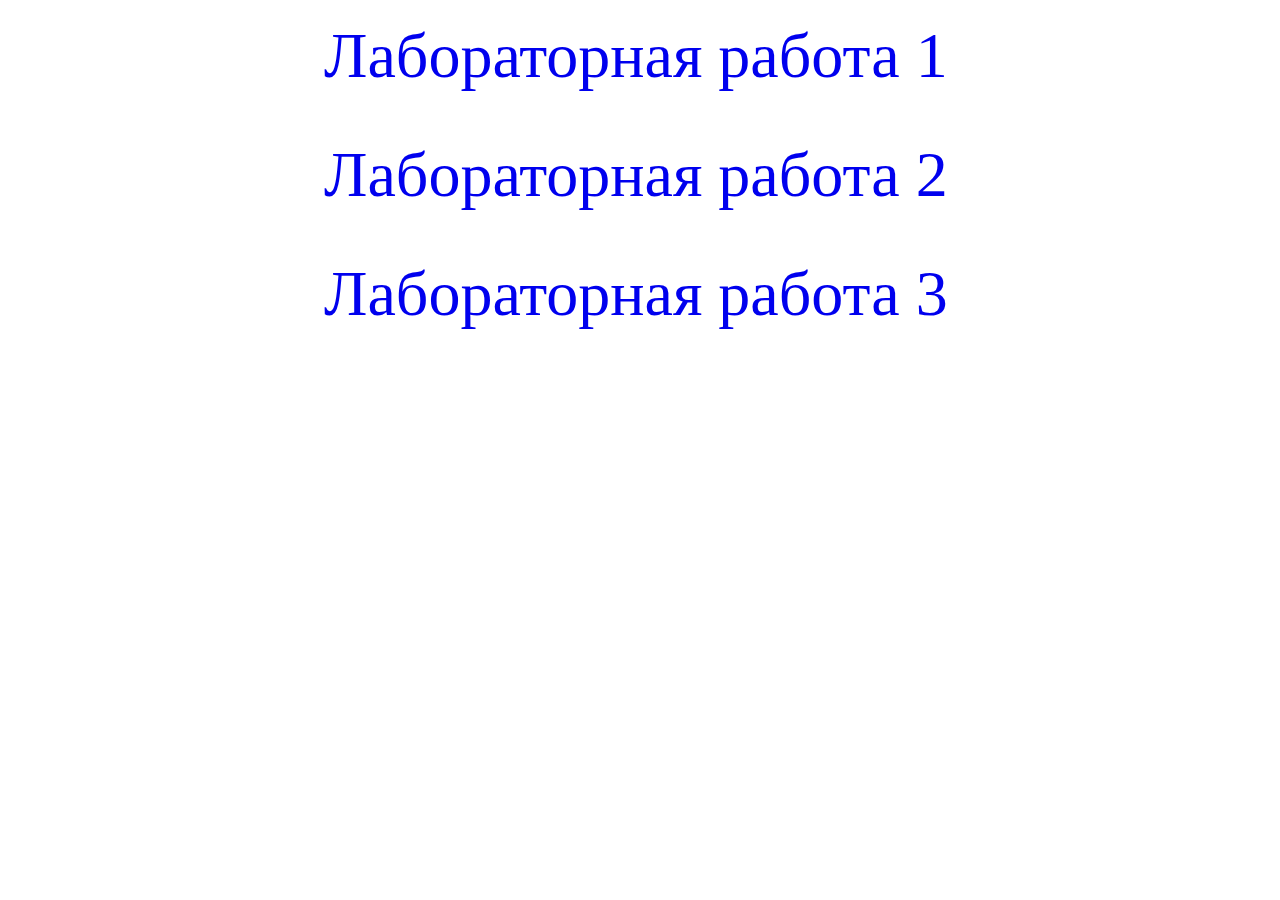
<file: index.html>
<!DOCTYPE html>
<html lang="en">
<head>
    <meta charset="UTF-8">
    <meta name="viewport" content="width=device-width, initial-scale=1.0">
    <title>Document</title>
    <style>
        nav a {
            display: block;
            margin-bottom: 5px;
            line-height: 1.5; /* Межстрочное расстояние */
            text-decoration: none;
            margin-left: 25%;
            font-size: 4em;
        }
        a:hover {
            color: red;
        }
    </style>
</head>
<body>
    <nav>  
        <a href="l1/index.html" >Лабораторная работа 1</a><br>
        <a href="l2/index.html" >Лабораторная работа 2</a><br>
        <a href="l3/index.html" >Лабораторная работа 3</a><br>
    </nav>

</body>
</html>
</file>
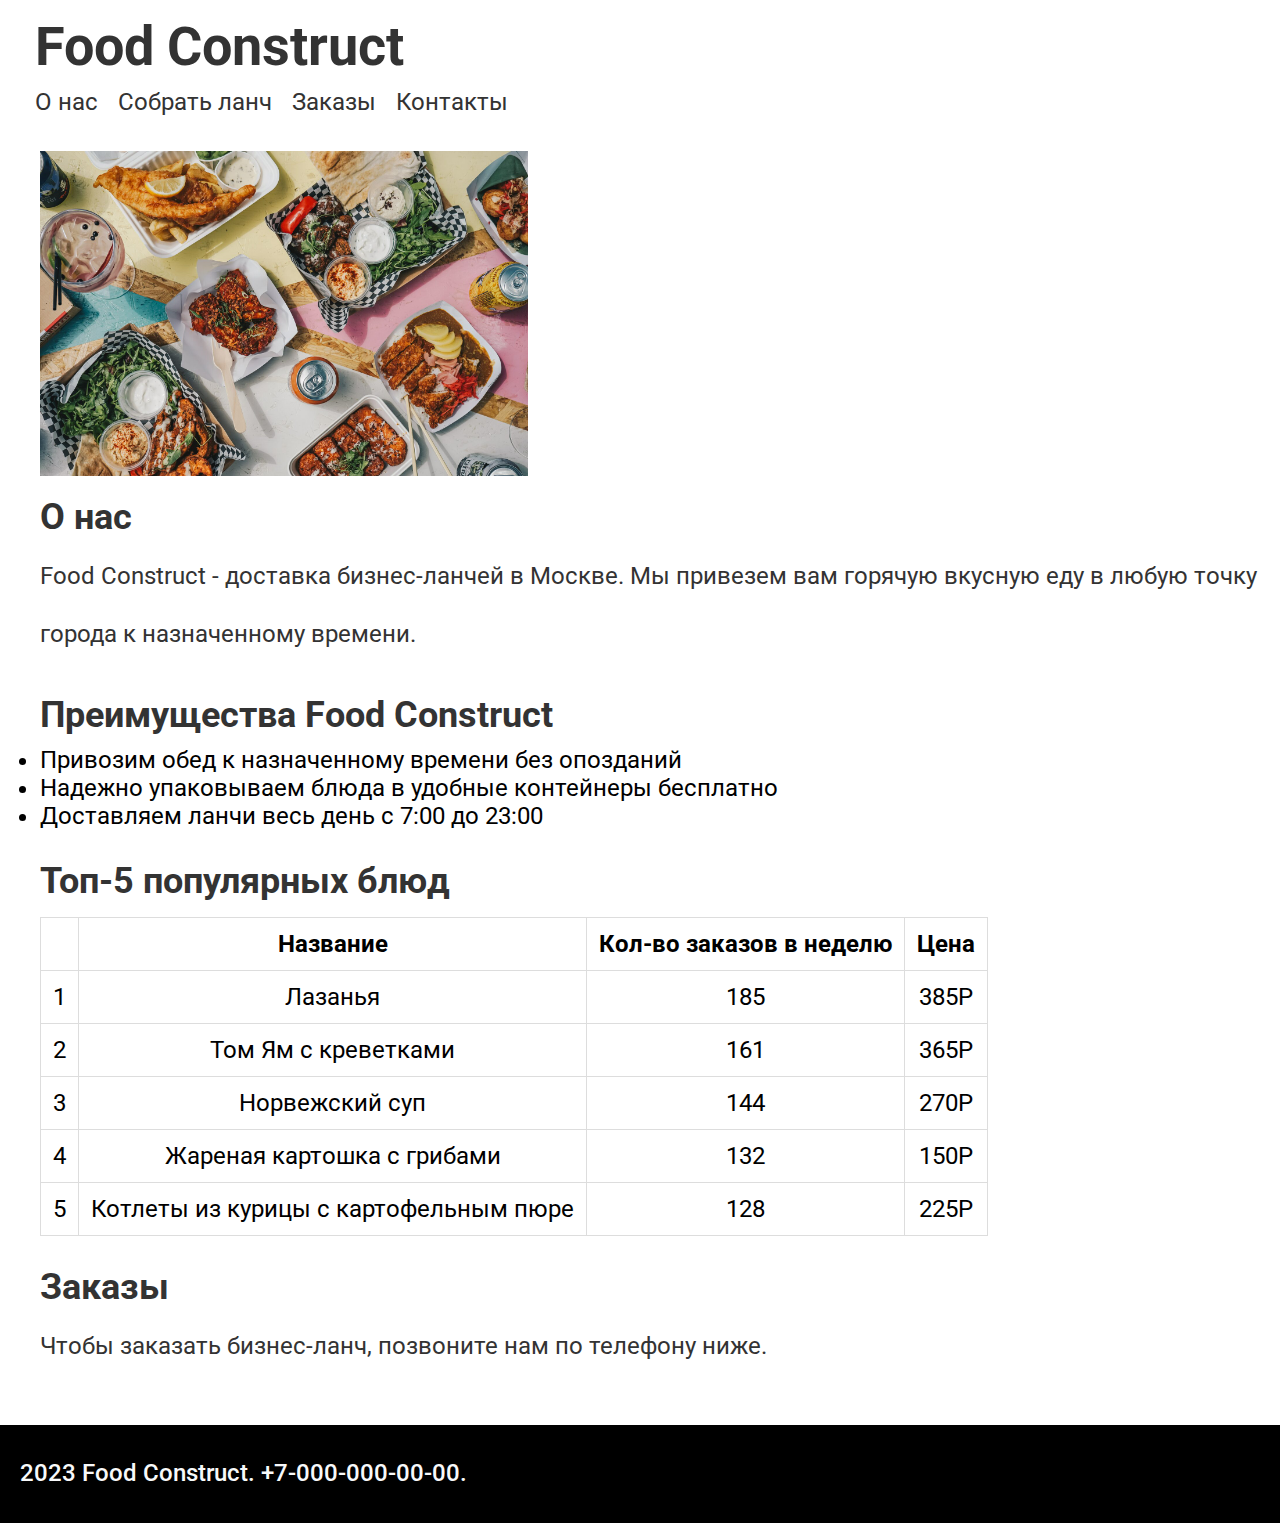
<file: l1/index.html>
<!DOCTYPE html>
<html lang="ru">
<head>
    <meta charset="UTF-8">
    <meta name="viewport" content="width=device-width, initial-scale=1.0">
    <link href="https://fonts.googleapis.com/css2?family=Roboto:wght@400;700&display=swap" rel="stylesheet">

    <link rel="stylesheet" href="style.css">
    <title>Food Construct</title>
</head>
<body>
    <header>
        <h1>Food Construct</h1>
        <nav>
            <a href="#o-nas">О нас</a>
            <a href="#sobrat-lanch">Собрать ланч</a>
            <a href="#zakazy">Заказы</a>
            <a href="#kontakty">Контакты</a>
        </nav>
    </header>

    <main>
        <figure>
            <img src="111.jpg" alt="еда">
        </figure>
        <section id="o-nas">
            <h2>О нас</h2>
            <p>Food Construct - доставка бизнес-ланчей в Москве. Мы привезем вам горячую вкусную еду в любую точку города к назначенному времени.</p>
        </section>

        <section id="preimushchestva">
            <h2>Преимущества Food Construct</h2>
            <ul>
                <li>Привозим обед к назначенному времени без опозданий</li>
                <li>Надежно упаковываем блюда в удобные контейнеры бесплатно</li>
                <li>Доставляем ланчи весь день с 7:00 до 23:00</li>
            </ul>
        </section>

        <section id="top-blyud">
            <h2>Топ-5 популярных блюд</h2>
            <table>
                <thead>
                    <tr>
                        <th></th>
                        <th>Название</th>
                        <th>Кол-во заказов в неделю</th>
                        <th>Цена</th>
                    </tr>
                </thead>
                <tbody>
                    <tr>
                        <td>1</td>
                        <td>Лазанья</td>
                        <td>185</td>
                        <td>385P</td>
                    </tr>
                    <tr>
                        <td>2</td>
                        <td>Том Ям с креветками</td>
                        <td>161</td>
                        <td>365P</td>
                    </tr>
                    <tr>
                        <td>3</td>
                        <td>Норвежский суп</td>
                        <td>144</td>
                        <td>270P</td>
                    </tr>
                    <tr>
                        <td>4</td>
                        <td>Жареная картошка с грибами</td>
                        <td>132</td>
                        <td>150P</td>
                    </tr>
                    <tr>
                        <td>5</td>
                        <td>Котлеты из курицы с картофельным пюре</td>
                        <td>128</td>
                        <td>225P</td>
                    </tr>
                </tbody>
            </table>
        </section>

        <section id="zakazy">
            <h2>Заказы</h2>
            <p>Чтобы заказать бизнес-ланч, позвоните нам по телефону ниже.</p>
        </section>
    </main>

    <footer>
        <p id="kontakty">2023 Food Construct. +7-000-000-00-00.</p>
    </footer>
</body>
</html>
</file>
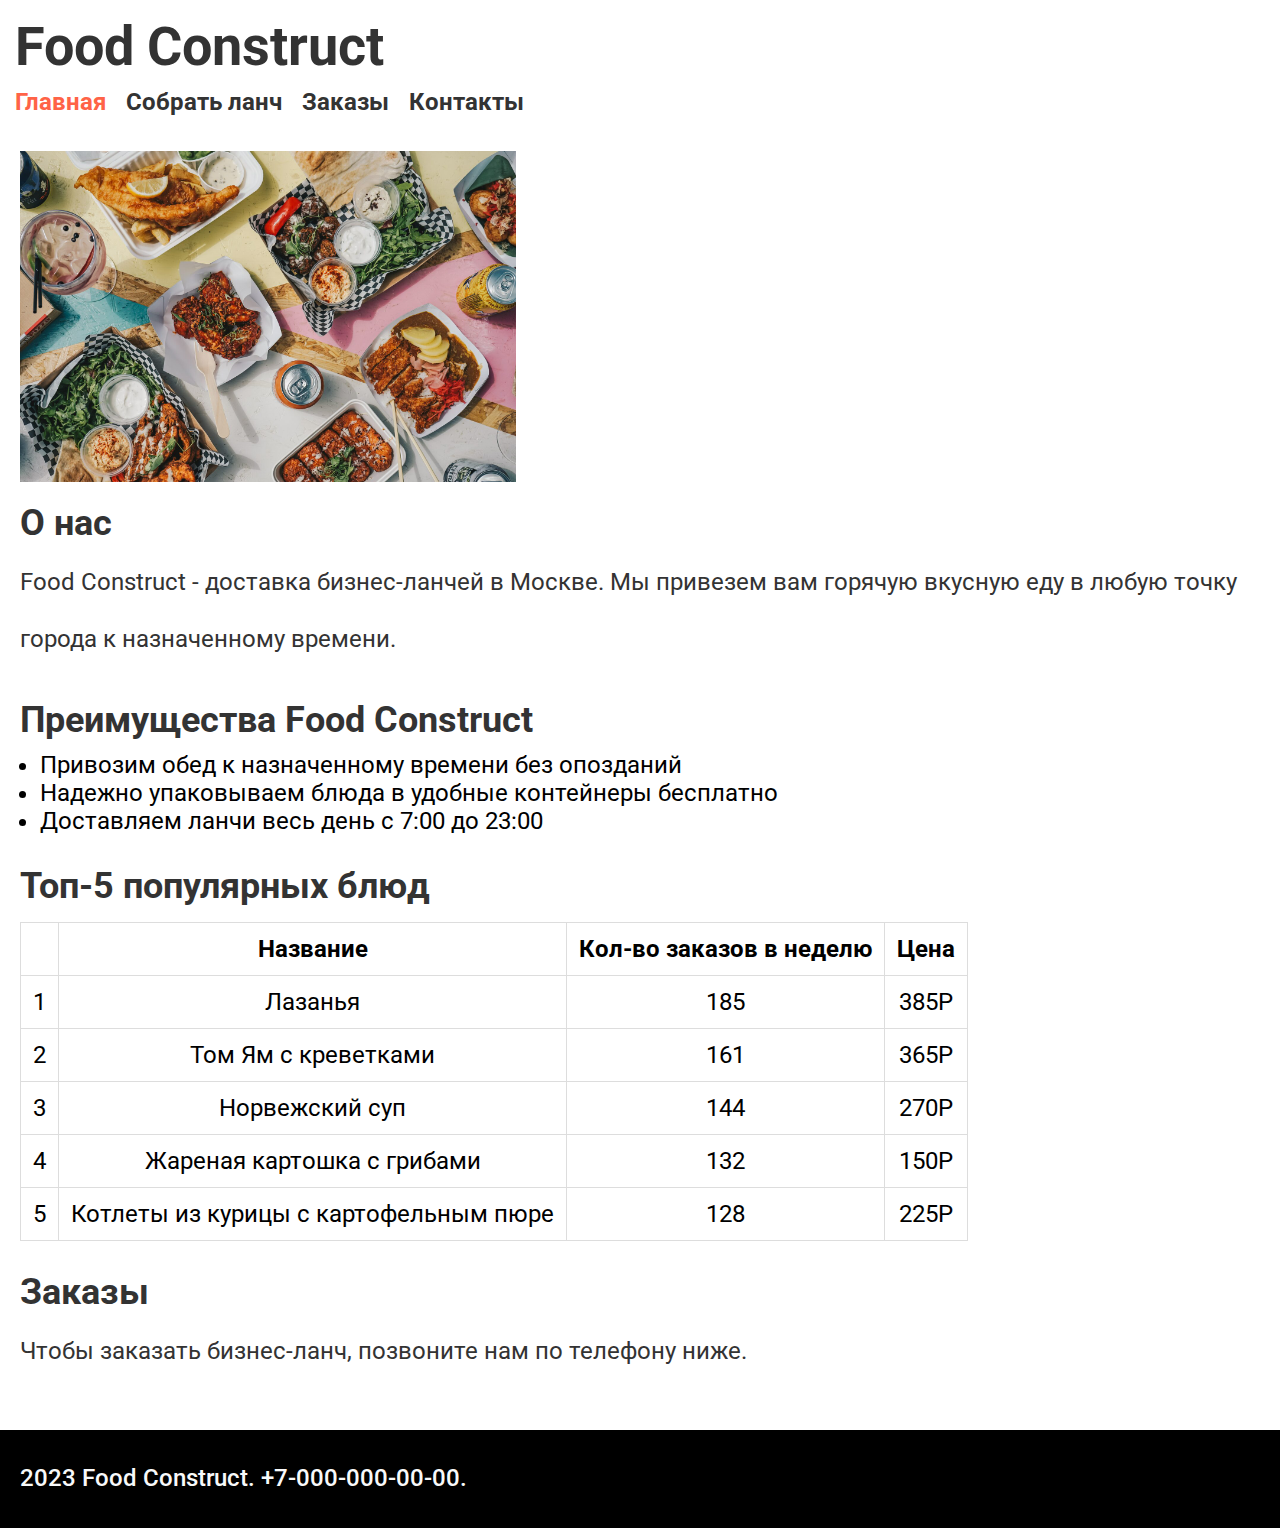
<file: l2/index.html>
<!DOCTYPE html>
<html lang="ru">
<head>
    <meta charset="UTF-8">
    <meta name="viewport" content="width=device-width, initial-scale=1.0">
    <link href="https://fonts.googleapis.com/css2?family=Roboto:wght@400;700&display=swap" rel="stylesheet">
    <link rel="stylesheet" href="styles/style.css">
    <title>Food Construct</title>
</head>
<body>
    <header>
        <h1>Food Construct</h1>
        <nav>
            <a href="index.html" class="active"><b>Главная</b></a>
            <a href="lunch.html"><b>Собрать ланч</b></a>
            <a href="#zakazy"><b>Заказы</b></a>
            <a href="#kontakty"><b>Контакты</b></a>
        </nav>
    </header>

    <main>
        <figure>
            <img src="img/111.jpg" alt="еда">
        </figure>
        <section id="o-nas">
            <h2>О нас</h2>
            <p>Food Construct - доставка бизнес-ланчей в Москве. Мы привезем вам горячую вкусную еду в любую точку города к назначенному времени.</p>
        </section>

        <section id="preimushchestva">
            <h2>Преимущества Food Construct</h2>
            <ul>
                <li>Привозим обед к назначенному времени без опозданий</li>
                <li>Надежно упаковываем блюда в удобные контейнеры бесплатно</li>
                <li>Доставляем ланчи весь день с 7:00 до 23:00</li>
            </ul>
        </section>

        <section id="top-blyud">
            <h2>Топ-5 популярных блюд</h2>
            <table>
                <thead>
                    <tr>
                        <th></th>
                        <th>Название</th>
                        <th>Кол-во заказов в неделю</th>
                        <th>Цена</th>
                    </tr>
                </thead>
                <tbody>
                    <tr>
                        <td>1</td>
                        <td>Лазанья</td>
                        <td>185</td>
                        <td>385P</td>
                    </tr>
                    <tr>
                        <td>2</td>
                        <td>Том Ям с креветками</td>
                        <td>161</td>
                        <td>365P</td>
                    </tr>
                    <tr>
                        <td>3</td>
                        <td>Норвежский суп</td>
                        <td>144</td>
                        <td>270P</td>
                    </tr>
                    <tr>
                        <td>4</td>
                        <td>Жареная картошка с грибами</td>
                        <td>132</td>
                        <td>150P</td>
                    </tr>
                    <tr>
                        <td>5</td>
                        <td>Котлеты из курицы с картофельным пюре</td>
                        <td>128</td>
                        <td>225P</td>
                    </tr>
                </tbody>
            </table>
        </section>

        <section id="zakazy">
            <h2>Заказы</h2>
            <p>Чтобы заказать бизнес-ланч, позвоните нам по телефону ниже.</p>
        </section>
    </main>

    <footer>
        <p id="kontakty">2023 Food Construct. +7-000-000-00-00.</p>
    </footer>
</body>
</html>
</file>
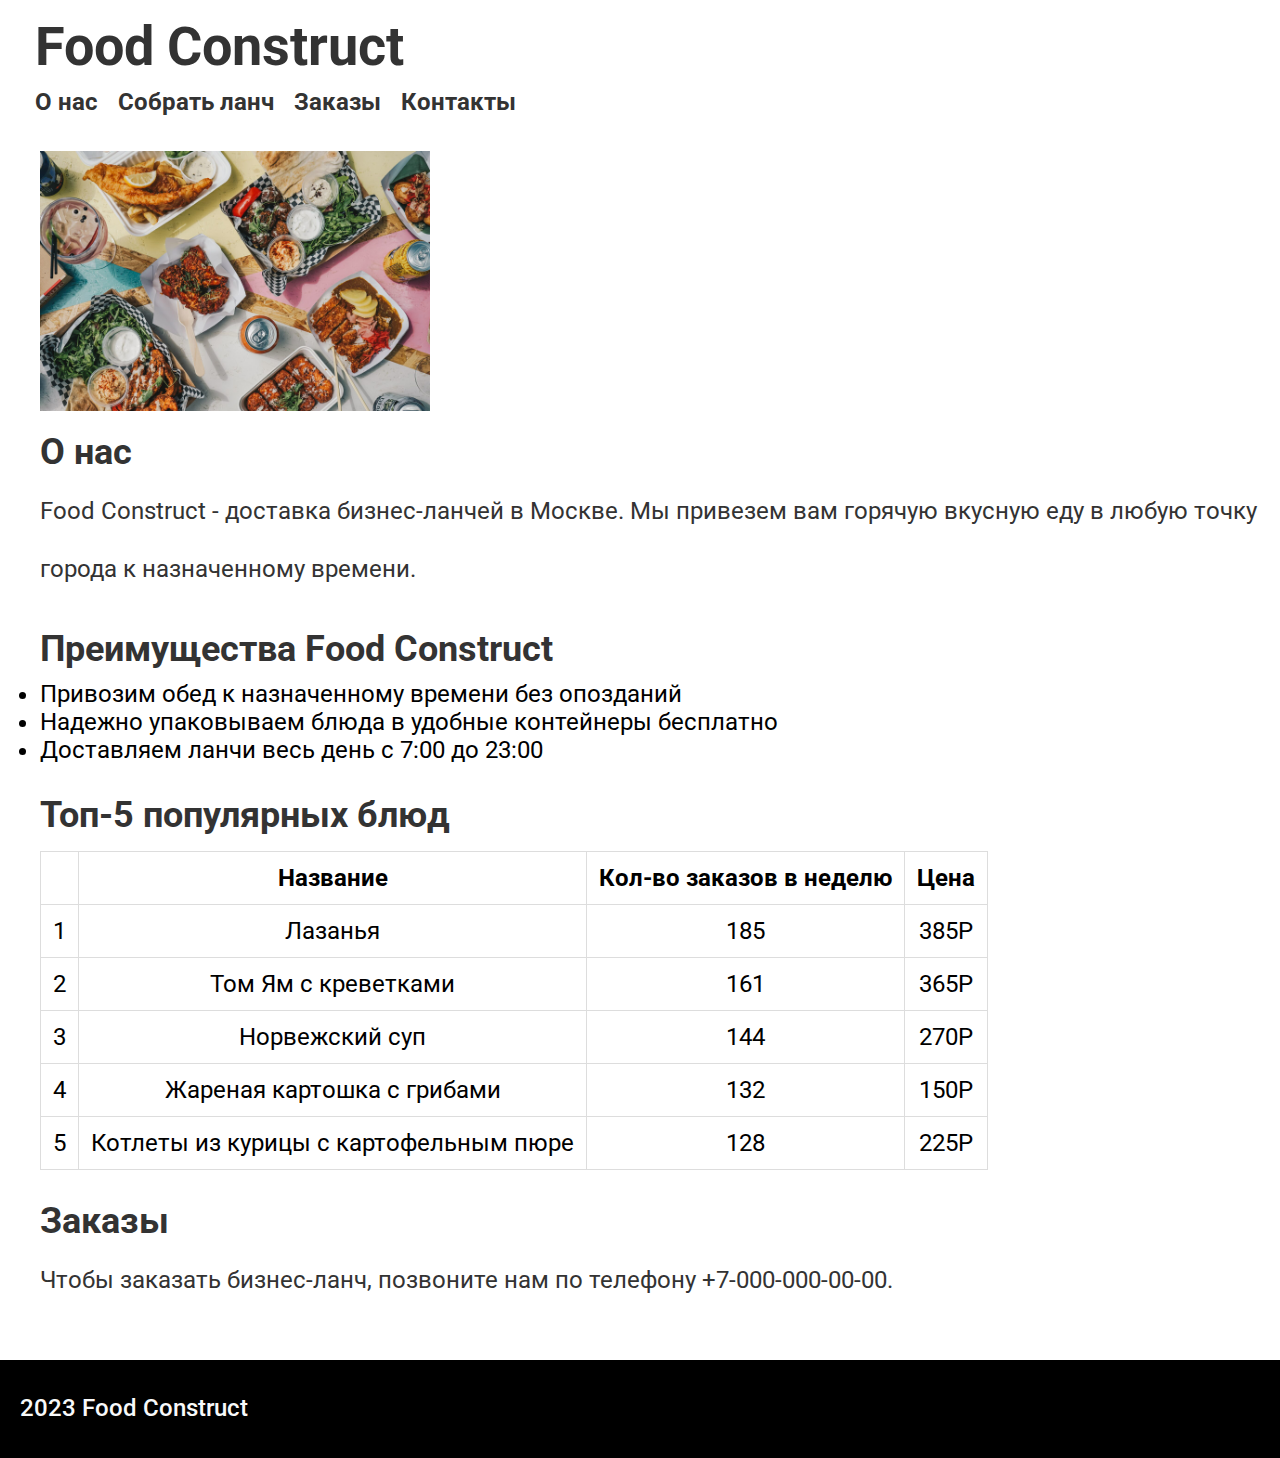
<file: lab1/index.html>
<!DOCTYPE html>
<html lang="ru">
<head>
    <meta charset="UTF-8">
    <meta name="viewport" content="width=device-width, initial-scale=1.0">
    <link href="https://fonts.googleapis.com/css2?family=Roboto:wght@400;700&display=swap" rel="stylesheet">

    <link rel="stylesheet" href="style.css">
    <title>Food Construct</title>
</head>
<body>
    <header>
        <h1>Food Construct</h1>
        <nav>
            <a href="#o-nas"><b>О нас</b></a>
            <a href="#sobrat-lanch"><b>Собрать ланч</b></a>
            <a href="#zakazy"><b>Заказы</b></a>
            <a href="#kontakty"><b>Контакты</b></a>
        </nav>
    </header>

    <main>
        <figure>
            <img src="111.jpg" alt="еда">
        </figure>
        <section id="o-nas">
            <h2>О нас</h2>
            <p>Food Construct - доставка бизнес-ланчей в Москве. Мы привезем вам горячую вкусную еду в любую точку города к назначенному времени.</p>
        </section>

        <section id="preimushchestva">
            <h2>Преимущества Food Construct</h2>
            <ul>
                <li>Привозим обед к назначенному времени без опозданий</li>
                <li>Надежно упаковываем блюда в удобные контейнеры бесплатно</li>
                <li>Доставляем ланчи весь день с 7:00 до 23:00</li>
            </ul>
        </section>

        <section id="top-blyud">
            <h2>Топ-5 популярных блюд</h2>
            <table>
                <thead>
                    <tr>
                        <th></th>
                        <th>Название</th>
                        <th>Кол-во заказов в неделю</th>
                        <th>Цена</th>
                    </tr>
                </thead>
                <tbody>
                    <tr>
                        <td>1</td>
                        <td>Лазанья</td>
                        <td>185</td>
                        <td>385P</td>
                    </tr>
                    <tr>
                        <td>2</td>
                        <td>Том Ям с креветками</td>
                        <td>161</td>
                        <td>365P</td>
                    </tr>
                    <tr>
                        <td>3</td>
                        <td>Норвежский суп</td>
                        <td>144</td>
                        <td>270P</td>
                    </tr>
                    <tr>
                        <td>4</td>
                        <td>Жареная картошка с грибами</td>
                        <td>132</td>
                        <td>150P</td>
                    </tr>
                    <tr>
                        <td>5</td>
                        <td>Котлеты из курицы с картофельным пюре</td>
                        <td>128</td>
                        <td>225P</td>
                    </tr>
                </tbody>
            </table>
        </section>

        <section id="zakazy">
            <h2>Заказы</h2>
            <p>Чтобы заказать бизнес-ланч, позвоните нам по телефону +7-000-000-00-00.</p>
        </section>
    </main>

    <footer>
        <p>2023 Food Construct</p>
    </footer>
</body>
</html>
</file>
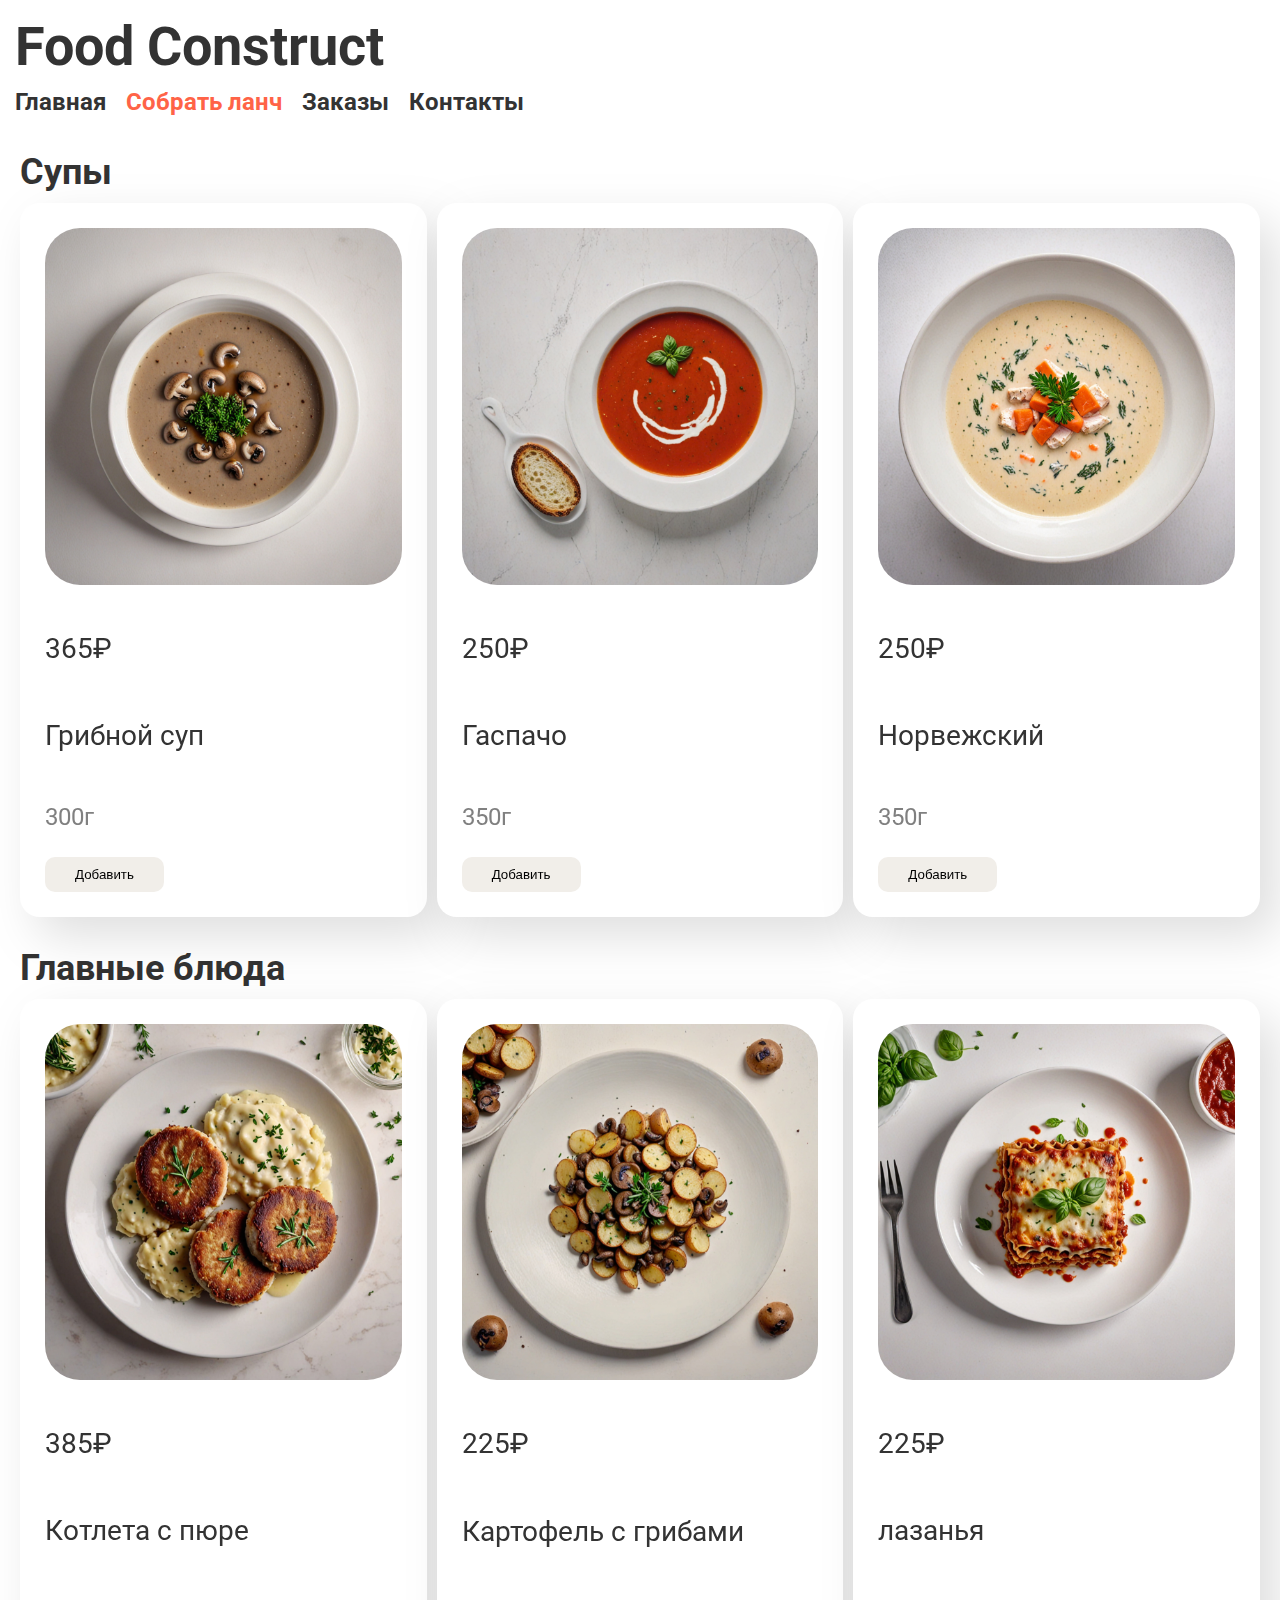
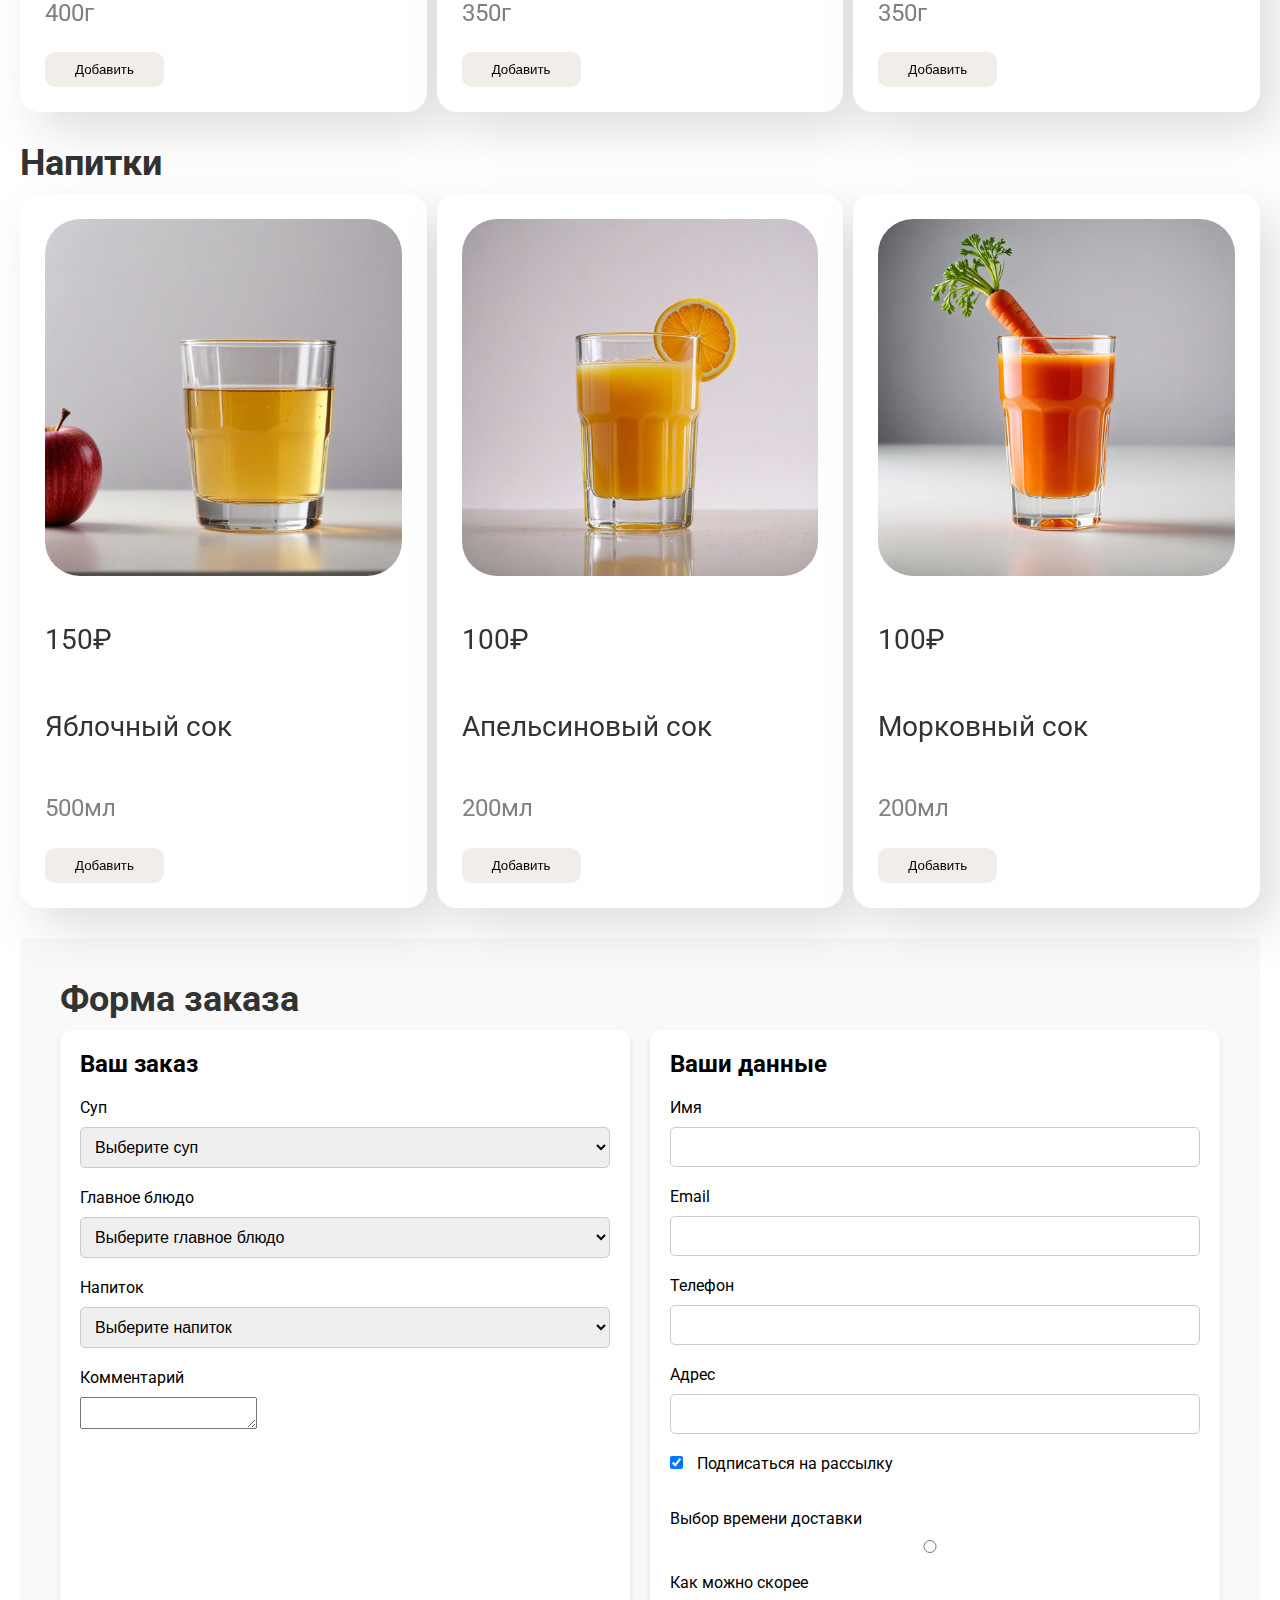
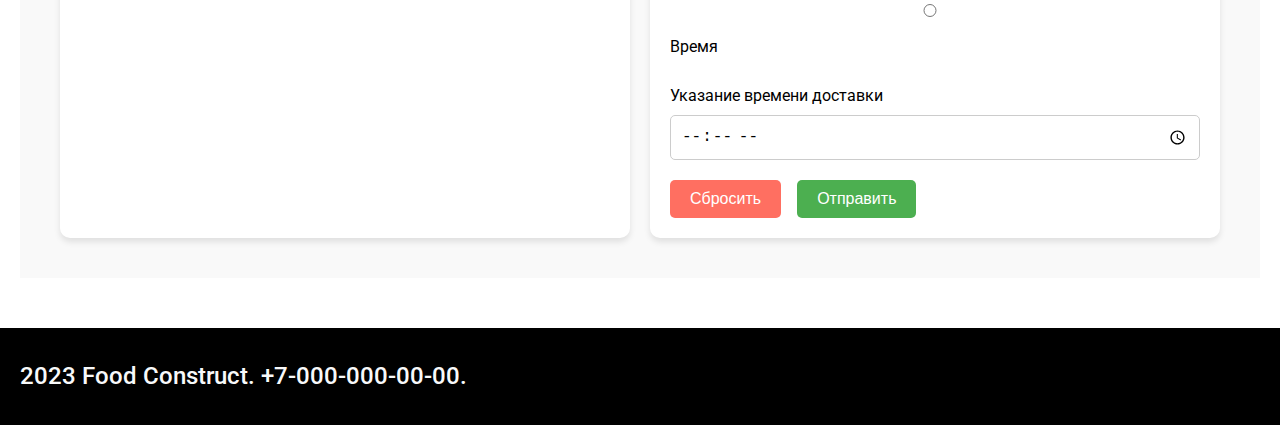
<file: lunch.html>
<!DOCTYPE html>
<html lang="ru">
<head>
    <meta charset="UTF-8">
    <meta name="viewport" content="width=device-width, initial-scale=1.0">
    <link href="https://fonts.googleapis.com/css2?family=Roboto:wght@400;700&display=swap" rel="stylesheet">
    <link rel="stylesheet" href="styles/style.css">
    <link rel="stylesheet" href="styles/lunch.css">
    <title>Собрать ланч - Food Construct</title>
</head>
<body>
    <header>
        <h1>Food Construct</h1>
        <nav>
            <a href="index.html"><b>Главная</b></a>
            <a href="lunch.html" class="active"><b>Собрать ланч</b></a>
            <a href="#zakazy"><b>Заказы</b></a>
            <a href="#kontakty"><b>Контакты</b></a>
        </nav>
    </header>

    <main>
        <section id="supi">
            <h2>Супы</h2>
            <div class="dishes">
                <div class="dish">
                    <img src="img/mushroom_soup.jpg" alt="Грибной суп">
                    <p class="price">365₽</p>
                    <p class="name">Грибной суп</p>
                    <p class="weight">300г</p>
                    <button class="add-btn">Добавить</button>
                </div>
                <div class="dish">
                    <img src="img/gazpacho.jpg" alt="Гаспачо">
                    <p class="price">250₽</p>
                    <p class="name">Гаспачо</p>
                    <p class="weight">350г</p>
                    <button class="add-btn">Добавить</button>
                </div>
                <div class="dish">
                    <img src="img/norwegian_soup.jpg" alt="Норвежский суп">
                    <p class="price">250₽</p>
                    <p class="name">Норвежский</p>
                    <p class="weight">350г</p>
                    <button class="add-btn">Добавить</button>
                </div>
            </div>
        </section>

        <section id="glavnye-blyuda">
            <h2>Главные блюда</h2>
            <div class="dishes">
                <div class="dish">
                    <img src="img/chickencutletsandmashedpotatoes.jpg" alt="Котлета с пюре">
                    <p class="price">385₽</p>
                    <p class="name">Котлета с пюре</p>
                    <p class="weight">400г</p>
                    <button class="add-btn">Добавить</button>
                </div>
                <div class="dish">
                    <img src="img/friedpotatoeswithmushrooms1.jpg" alt="Картофель с грибами">
                    <p class="price">225₽</p>
                    <p class="name">Картофель с грибами</p>
                    <p class="weight">350г</p>
                    <button class="add-btn">Добавить</button>
                </div>
                <div class="dish">
                    <img src="img/lasagna.jpg" alt="Лазанья">
                    <p class="price">225₽</p>
                    <p class="name">лазанья</p>
                    <p class="weight">350г</p>
                    <button class="add-btn">Добавить</button>
                </div>
            </div>
        </section>

        <section id="napitki">
            <h2>Напитки</h2>
            <div class="dishes">
                <div class="dish">
                    <img src="img/applejuice.jpg" alt="Яблочный сок">
                    <p class="price">150₽</p>
                    <p class="name">Яблочный сок</p>
                    <p class="weight">500мл</p>
                    <button class="add-btn">Добавить</button>
                </div>
                <div class="dish">
                    <img src="img/orangejuice.jpg" alt="Апельсиновый сок">
                    <p class="price">100₽</p>
                    <p class="name">Апельсиновый сок</p>
                    <p class="weight">200мл</p>
                    <button class="add-btn">Добавить</button>
                </div>
                <div class="dish">
                    <img src="img/carrotjuice.jpg" alt="Морковный сок">
                    <p class="price">100₽</p>
                    <p class="name">Морковный сок</p>
                    <p class="weight">200мл</p>
                    <button class="add-btn">Добавить</button>
                </div>
            </div>
        </section>
        
        <section id="order-form-section">
            <h2>Форма заказа</h2>
            <form action="https://httpbin.org/post" method="POST">
                <div class="order-form">
                    <div class="order-block">
                        <h3>Ваш заказ</h3>
                        <label for="soup">Суп</label>
                        <select name="soup" id="soup" required>
                            <option value="">Выберите суп</option>
                            <option value="mushroom_soup">Грибной суп</option>
                            <option value="gaspacho">Гаспачо</option>
                            <option value="norwegian">Норвежский</option>
                        </select>

                        <label for="main_course">Главное блюдо</label>
                        <select name="main_course" id="main_course" required>
                            <option value="">Выберите главное блюдо</option>
                            <option value="cutlet">Котлета с пюре</option>
                            <option value="potato_mushrooms">Картофель с грибами</option>
                            <option value="lasagna">Лазанья</option>
                        </select>

                        <label for="drink">Напиток</label>
                        <select name="drink" id="drink" required>
                            <option value="">Выберите напиток</option>
                            <option value="apple_juice">Яблочный сок</option>
                            <option value="orange_juice">Апельсиновый сок</option>
                            <option value="carrot_juice">Морковный сок</option>
                        </select>

                        <label for="comment">Комментарий</label>
                        <textarea name="comment" id="comment"></textarea>
                    </div>

                    <div class="customer-block">
                        <h3>Ваши данные</h3>
                        <label for="name">Имя</label>
                        <input type="text" id="name" name="name" required>

                        <label for="email">Email</label>
                        <input type="email" id="email" name="email" required>

                        <label for="phone">Телефон</label>
                        <input type="tel" id="phone" name="phone" required>

                        <label for="address">Адрес</label>
                        <input type="text" id="address" name="address" required>

                        <label for="subscribe">
                            <input type="checkbox" id="subscribe" name="subscribe" checked>
                            Подписаться на рассылку
                        </label>

                        <fieldset>
                            <legend>Выбор времени доставки</legend>
                            <label><input type="radio" name="delivery_time_choice" value="asap" required> Как можно скорее</label>
                            <label><input type="radio" name="delivery_time_choice" value="specific_time"> Время</label>
                        </fieldset>

                        <label for="delivery_time">Указание времени доставки</label>
                        <input type="time" id="delivery_time" name="delivery_time" min="07:00" max="23:00" step="300">

                        <button type="reset">Сбросить</button>
                        <button type="submit">Отправить</button>
                    </div>
                </div>
            </form>
        </section>
    </main>

    <footer>
        <p id="kontakty">2023 Food Construct. +7-000-000-00-00.</p>
    </footer>
</body>
</html>
</file>
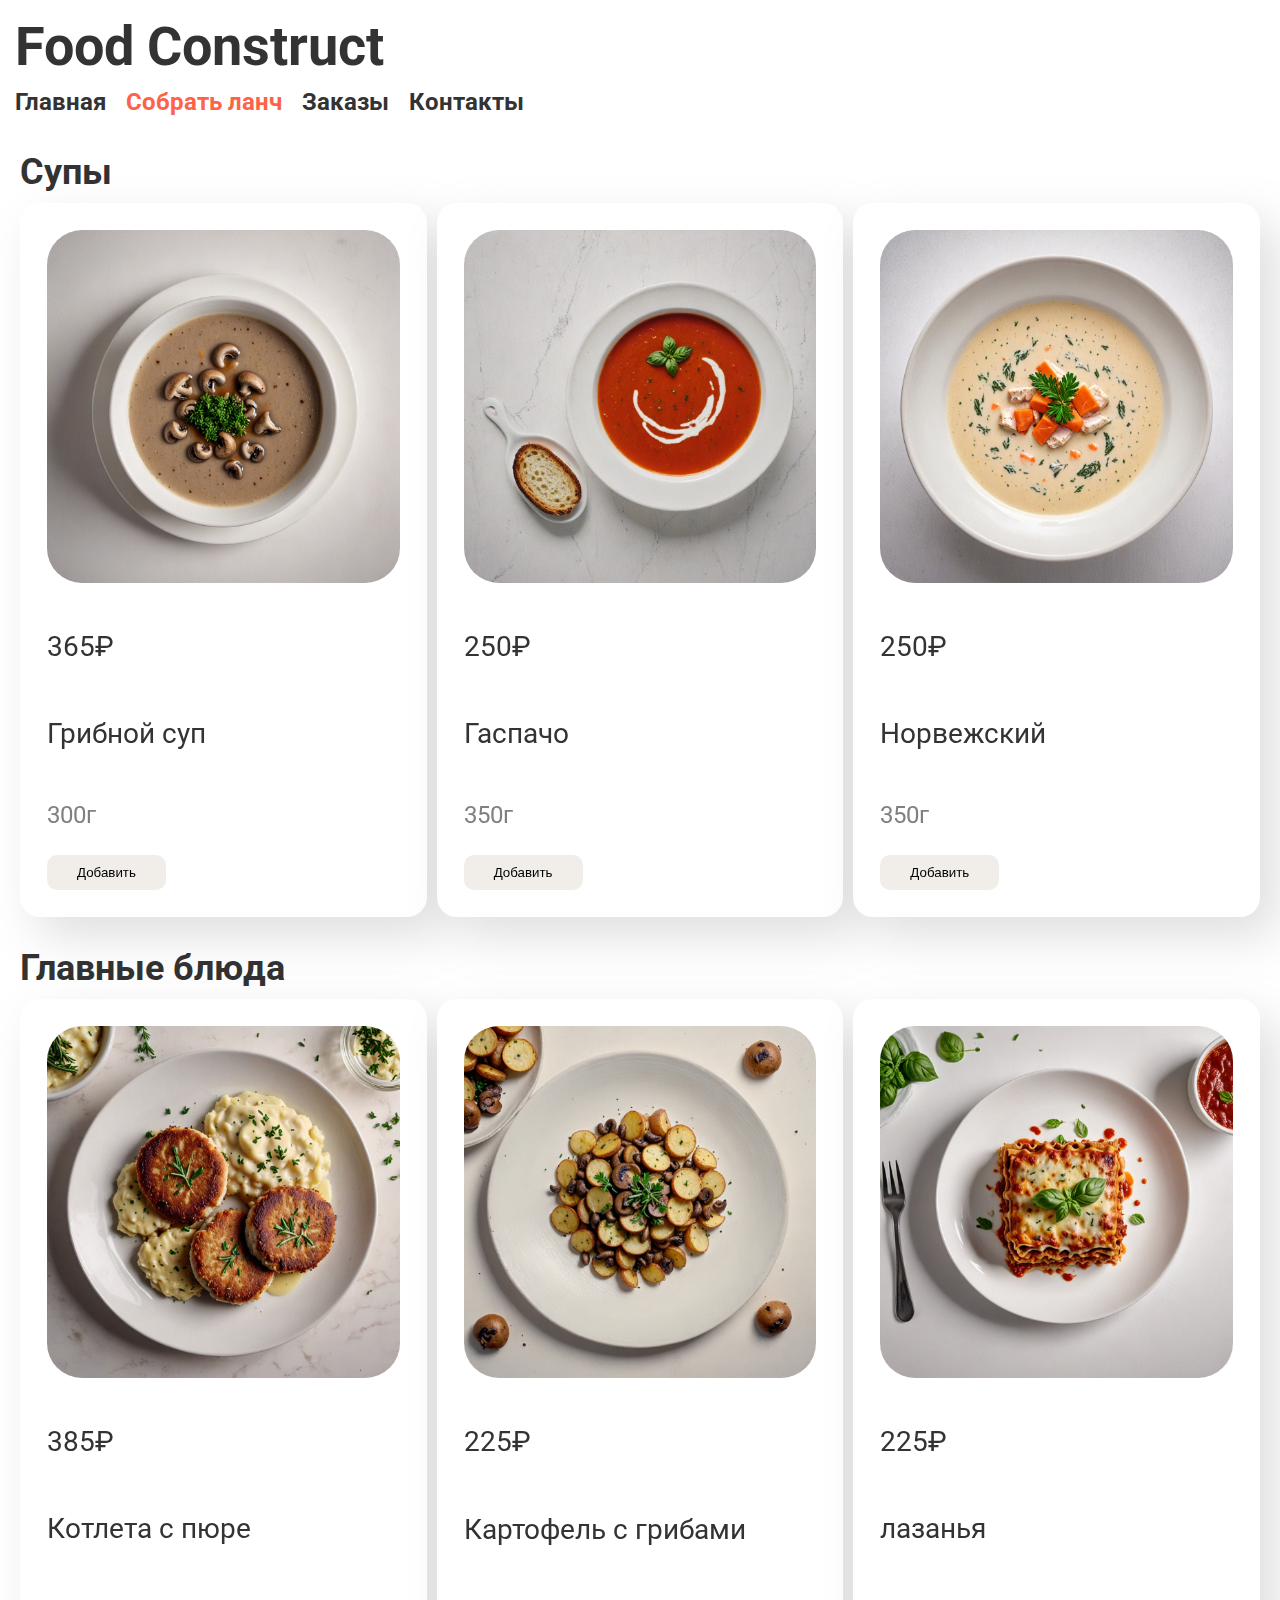
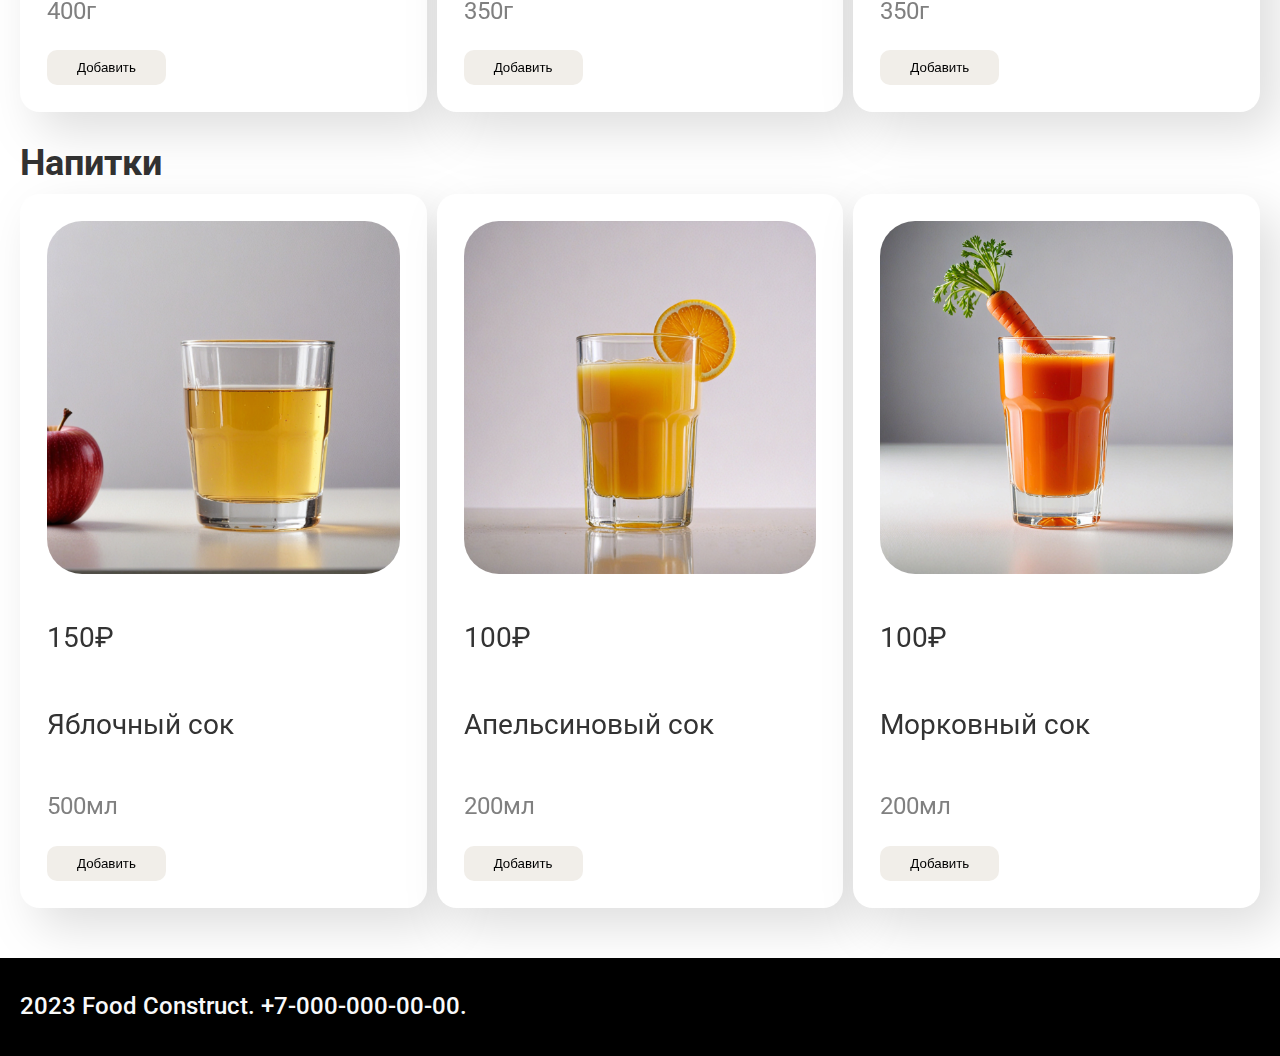
<file: l2/lunch.html>
<!DOCTYPE html>
<html lang="ru">
<head>
    <meta charset="UTF-8">
    <meta name="viewport" content="width=device-width, initial-scale=1.0">
    <link href="https://fonts.googleapis.com/css2?family=Roboto:wght@400;700&display=swap" rel="stylesheet">
    <link rel="stylesheet" href="styles/style.css">
    <link rel="stylesheet" href="styles/lunch.css">
    <title>Собрать ланч - Food Construct</title>
</head>
<body>
    <header>
        <h1>Food Construct</h1>
        <nav>
            <a href="index.html"><b>Главная</b></a>
            <a href="lunch.html" class="active"><b>Собрать ланч</b></a>
            <a href="#zakazy"><b>Заказы</b></a>
            <a href="#kontakty"><b>Контакты</b></a>
        </nav>
    </header>

    <main>
        <section id="supi">
            <h2>Супы</h2>
            <div class="dishes">
                <div class="dish">
                    <img src="img/mushroom_soup.jpg" alt="Грибной суп">
                    <p class="price">365₽</p>
                    <p class="name">Грибной суп</p>
                    <p class="weight">300г</p>
                    <button class="add-btn">Добавить</button>
                </div>
                <div class="dish">
                    <img src="img/gazpacho.jpg" alt="Гаспачо">
                    <p class="price">250₽</p>
                    <p class="name">Гаспачо</p>
                    <p class="weight">350г</p>
                    <button class="add-btn">Добавить</button>
                </div>
                <div class="dish">
                    <img src="img/norwegian_soup.jpg" alt="Норвежский суп">
                    <p class="price">250₽</p>
                    <p class="name">Норвежский</p>
                    <p class="weight">350г</p>
                    <button class="add-btn">Добавить</button>
                </div>
            </div>
        </section>

        <section id="glavnye-blyuda">
            <h2>Главные блюда</h2>
            <div class="dishes">
                <div class="dish">
                    <img src="img/chickencutletsandmashedpotatoes.jpg" alt="Котлета с пюре">
                    <p class="price">385₽</p>
                    <p class="name">Котлета с пюре</p>
                    <p class="weight">400г</p>
                    <button class="add-btn">Добавить</button>
                </div>
                <div class="dish">
                    <img src="img/friedpotatoeswithmushrooms1.jpg" alt="Картофель с грибами">
                    <p class="price">225₽</p>
                    <p class="name">Картофель с грибами</p>
                    <p class="weight">350г</p>
                    <button class="add-btn">Добавить</button>
                </div>
                <div class="dish">
                    <img src="img/lasagna.jpg" alt="Лазанья">
                    <p class="price">225₽</p>
                    <p class="name">лазанья</p>
                    <p class="weight">350г</p>
                    <button class="add-btn">Добавить</button>
                </div>
            </div>
        </section>

        <section id="napitki">
            <h2>Напитки</h2>
            <div class="dishes">
                <div class="dish">
                    <img src="img/applejuice.jpg" alt="Яблочный сок">
                    <p class="price">150₽</p>
                    <p class="name">Яблочный сок</p>
                    <p class="weight">500мл</p>
                    <button class="add-btn">Добавить</button>
                </div>
                <div class="dish">
                    <img src="img/orangejuice.jpg" alt="Апельсиновый сок">
                    <p class="price">100₽</p>
                    <p class="name">Апельсиновый сок</p>
                    <p class="weight">200мл</p>
                    <button class="add-btn">Добавить</button>
                </div>
                <div class="dish">
                    <img src="img/carrotjuice.jpg" alt="Морковный сок">
                    <p class="price">100₽</p>
                    <p class="name">Морковный сок</p>
                    <p class="weight">200мл</p>
                    <button class="add-btn">Добавить</button>
                </div>
            </div>
        </section>
    </main>

    <footer>
        <p id="kontakty">2023 Food Construct. +7-000-000-00-00.</p>
    </footer>
</body>
</html>
</file>
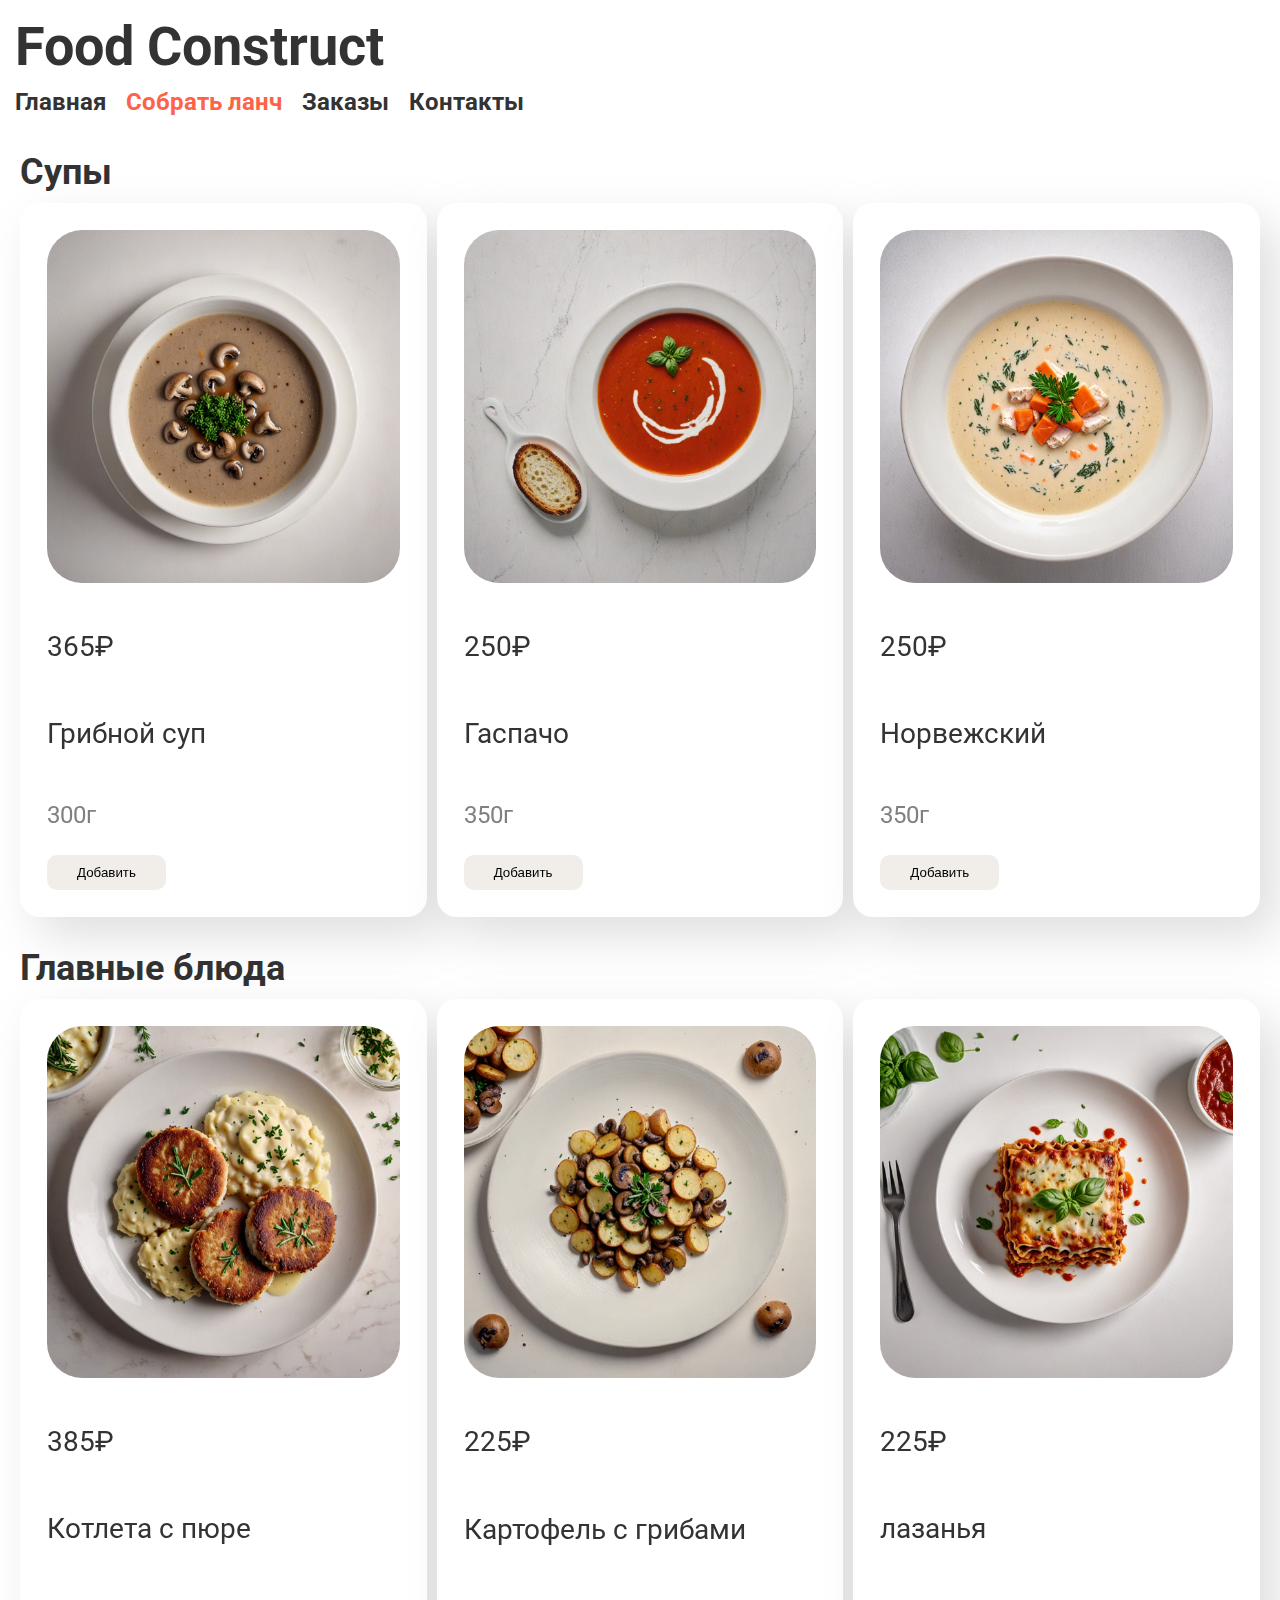
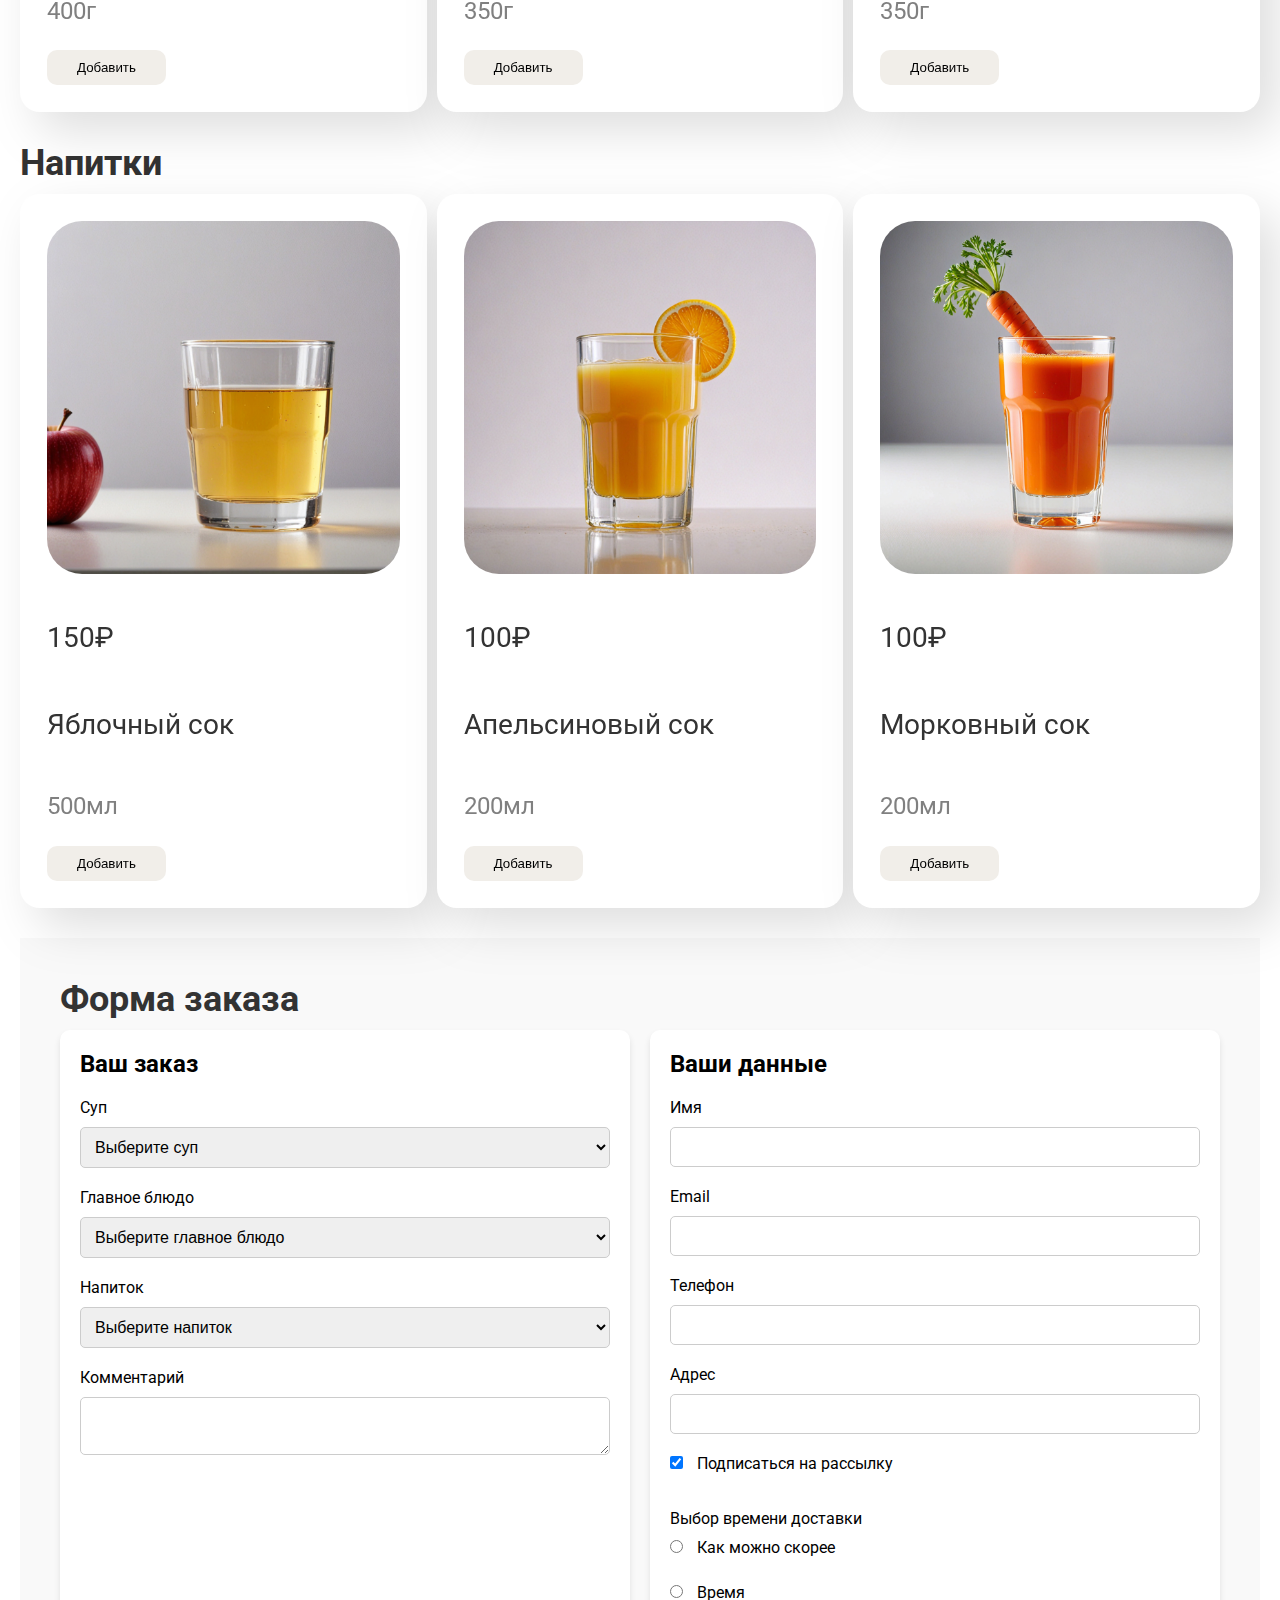
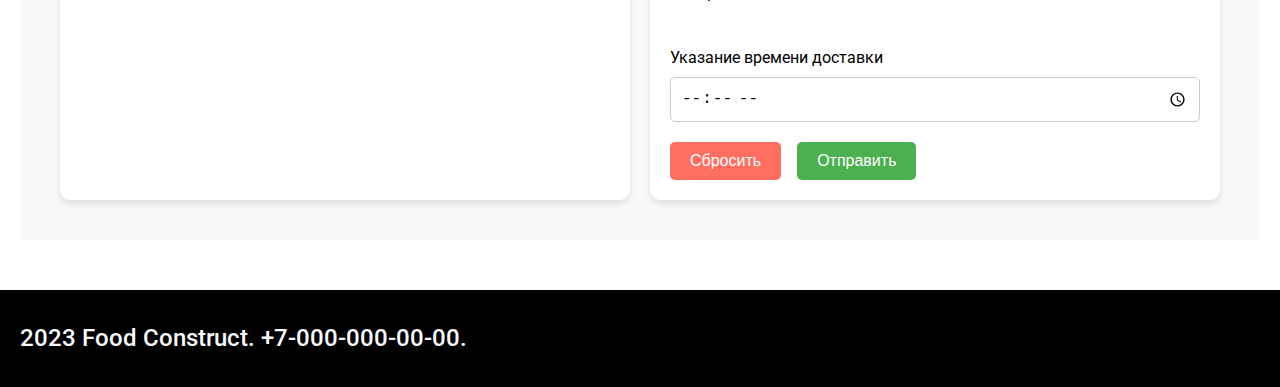
<file: l3/lunch.html>
<!DOCTYPE html>
<html lang="ru">
<head>
    <meta charset="UTF-8">
    <meta name="viewport" content="width=device-width, initial-scale=1.0">
    <link href="https://fonts.googleapis.com/css2?family=Roboto:wght@400;700&display=swap" rel="stylesheet">
    <link rel="stylesheet" href="styles/style.css">
    <link rel="stylesheet" href="styles/lunch.css">
    <title>Собрать ланч - Food Construct</title>
</head>
<body>
    <header>
        <h1>Food Construct</h1>
        <nav>
            <a href="index.html"><b>Главная</b></a>
            <a href="lunch.html" class="active"><b>Собрать ланч</b></a>
            <a href="#zakazy"><b>Заказы</b></a>
            <a href="#kontakty"><b>Контакты</b></a>
        </nav>
    </header>

    <main>
        <section id="supi">
            <h2>Супы</h2>
            <div class="dishes">
                <div class="dish">
                    <img src="img/mushroom_soup.jpg" alt="Грибной суп">
                    <p class="price">365₽</p>
                    <p class="name">Грибной суп</p>
                    <p class="weight">300г</p>
                    <button class="add-btn">Добавить</button>
                </div>
                <div class="dish">
                    <img src="img/gazpacho.jpg" alt="Гаспачо">
                    <p class="price">250₽</p>
                    <p class="name">Гаспачо</p>
                    <p class="weight">350г</p>
                    <button class="add-btn">Добавить</button>
                </div>
                <div class="dish">
                    <img src="img/norwegian_soup.jpg" alt="Норвежский суп">
                    <p class="price">250₽</p>
                    <p class="name">Норвежский</p>
                    <p class="weight">350г</p>
                    <button class="add-btn">Добавить</button>
                </div>
            </div>
        </section>

        <section id="glavnye-blyuda">
            <h2>Главные блюда</h2>
            <div class="dishes">
                <div class="dish">
                    <img src="img/chickencutletsandmashedpotatoes.jpg" alt="Котлета с пюре">
                    <p class="price">385₽</p>
                    <p class="name">Котлета с пюре</p>
                    <p class="weight">400г</p>
                    <button class="add-btn">Добавить</button>
                </div>
                <div class="dish">
                    <img src="img/friedpotatoeswithmushrooms1.jpg" alt="Картофель с грибами">
                    <p class="price">225₽</p>
                    <p class="name">Картофель с грибами</p>
                    <p class="weight">350г</p>
                    <button class="add-btn">Добавить</button>
                </div>
                <div class="dish">
                    <img src="img/lasagna.jpg" alt="Лазанья">
                    <p class="price">225₽</p>
                    <p class="name">лазанья</p>
                    <p class="weight">350г</p>
                    <button class="add-btn">Добавить</button>
                </div>
            </div>
        </section>

        <section id="napitki">
            <h2>Напитки</h2>
            <div class="dishes">
                <div class="dish">
                    <img src="img/applejuice.jpg" alt="Яблочный сок">
                    <p class="price">150₽</p>
                    <p class="name">Яблочный сок</p>
                    <p class="weight">500мл</p>
                    <button class="add-btn">Добавить</button>
                </div>
                <div class="dish">
                    <img src="img/orangejuice.jpg" alt="Апельсиновый сок">
                    <p class="price">100₽</p>
                    <p class="name">Апельсиновый сок</p>
                    <p class="weight">200мл</p>
                    <button class="add-btn">Добавить</button>
                </div>
                <div class="dish">
                    <img src="img/carrotjuice.jpg" alt="Морковный сок">
                    <p class="price">100₽</p>
                    <p class="name">Морковный сок</p>
                    <p class="weight">200мл</p>
                    <button class="add-btn">Добавить</button>
                </div>
            </div>
        </section>
	
        <section id="order-form-section">
            <h2>Форма заказа</h2>
            <form action="https://httpbin.org/post" method="POST">
                <div class="order-form">
                    <div class="order-block">
                        <h3>Ваш заказ</h3>
                        <label for="soup">Суп</label>
                        <select name="soup" id="soup" required>
                            <option value="">Выберите суп</option>
                            <option value="mushroom_soup">Грибной суп</option>
                            <option value="gaspacho">Гаспачо</option>
                            <option value="norwegian">Норвежский</option>
                        </select>

                        <label for="main_course">Главное блюдо</label>
                        <select name="main_course" id="main_course" required>
                            <option value="">Выберите главное блюдо</option>
                            <option value="cutlet">Котлета с пюре</option>
                            <option value="potato_mushrooms">Картофель с грибами</option>
                            <option value="lasagna">Лазанья</option>
                        </select>

                        <label for="drink">Напиток</label>
                        <select name="drink" id="drink" required>
                            <option value="">Выберите напиток</option>
                            <option value="apple_juice">Яблочный сок</option>
                            <option value="orange_juice">Апельсиновый сок</option>
                            <option value="carrot_juice">Морковный сок</option>
                        </select>

                        <label for="comment">Комментарий</label>
                        <textarea name="comment" id="comment"></textarea>
                    </div>

                    <div class="customer-block">
                        <h3>Ваши данные</h3>
                        <label for="name">Имя</label>
                        <input type="text" id="name" name="name" required>

                        <label for="email">Email</label>
                        <input type="email" id="email" name="email" required>

                        <label for="phone">Телефон</label>
                        <input type="tel" id="phone" name="phone" required>

                        <label for="address">Адрес</label>
                        <input type="text" id="address" name="address" required>

                        <label for="subscribe" class="flex">
                            <input type="checkbox" id="subscribe" name="subscribe" checked>
                            Подписаться на рассылку
                        </label>

                        <fieldset>
                            <legend>Выбор времени доставки</legend>
                            <label class="flex"><input type="radio" name="delivery_time_choice" value="asap" required> 
                                   Как можно скорее</label>
                            <label class="flex"><input type="radio" name="delivery_time_choice" value="specific_time"> 
                                   Время</label>
                        </fieldset>

                        <label for="delivery_time">Указание времени доставки</label>
                        <input type="time" id="delivery_time" name="delivery_time" min="07:00" max="23:00" step="300">

                        <button type="reset">Сбросить</button>
                        <button type="submit">Отправить</button>
                    </div>
                </div>
            </form>
        </section>
    </main>

    <footer>
        <p id="kontakty">2023 Food Construct. +7-000-000-00-00.</p>
    </footer>
</body>
</html>
</file>
<file: l1/style.css>
* {
    box-sizing: border-box;
    margin: 0;
    padding: 0;
}

body {
    margin: 0;
    padding: 0;
    font-family: 'Roboto', sans-serif;
    font-size: 24px;
    padding-left: 20px;
}

footer {
    background-color: black;
    color: white;
    padding: 20px;
    text-align: left;
    position: relative;
    left: -20px;
    width: calc(100% + 40px);
}

footer p {
    margin: 0;
    color: #f8f9fa;
    font-weight: 500;
}

footer a {
    text-decoration: none;
    color: #f8f9fa;
    font-size: 24px;
    font-weight: 600;
}

footer a:hover {
    color: #007BFF;
}

footer address {
    font-style: normal;
    color: #f8f9fa;
}

header {
    background-color: #ffffff;
    padding: 15px;
    text-align: left;
}

nav {
    display: flex;
    justify-content: left;
    gap: 20px;
}

nav a {
    text-decoration: none;
    color: #333;
    font-size: 24px;
}
nav a:hover {
    color: #ffbb00;
}

main {
    padding: 20px;
}

section {
    margin-bottom: 30px;
}

h1, h2 {
    font-weight: 700;
    color: #333;
}

h1 {
    font-size: 54px;
    margin-bottom: 10px;
}

h2 {
    font-size: 36px;
    margin-bottom: 10px;
}

p {
    font-size: 24px;
    line-height: 2.4;
    color: #333;
}

ul {
    list-style-type: disc;
    padding-left: 20px;
    margin-left: -20px;
}

img {
    width: 40%;
    height: auto;
    display: block;
    margin-bottom: 20px;
}

table {
    width: auto;
    border-collapse: collapse;
    margin-top: 15px;
    text-align: center;
    table-layout: auto;
}

th, td {
    border: 1px solid #ddd;
    padding: 12px;
    text-align: center;
    vertical-align: middle;
    font-size: 24px;
}
</file>
<file: l2/styles/style.css>
* {
    box-sizing: border-box;
    margin: 0;
    padding: 0;
}

html, body {
    height: 100%;
    margin: 0;
}

body {
    display: flex;
    flex-direction: column;
    justify-content: space-between;
    font-family: 'Roboto', sans-serif;
    font-size: 24px;
}

header {
    background-color: #ffffff;
    padding: 15px;
    text-align: left;
}

nav {
    display: flex;
    justify-content: left;
    gap: 20px;
    flex-wrap: wrap;
}

nav a {
    text-decoration: none;
    color: #333;
    font-size: 24px;
}

nav a:hover {
    color: #ffbb00;
}

nav .active {
    color: tomato;
}

main {
    padding: 20px;
    flex: 1 0 auto;
}

section {
    margin-bottom: 30px;
}

h1, h2 {
    font-weight: 700;
    color: #333;
}

h1 {
    font-size: 54px;
    margin-bottom: 10px;
}

h2 {
    font-size: 36px;
    margin-bottom: 10px;
}

p {
    font-size: 24px;
    line-height: 2.4;
    color: #333;
}

ul {
    list-style-type: disc;
    padding-left: 20px;
}

img {
    width: 40%;
    height: auto;
    display: block;
    margin-bottom: 20px;
}

table {
    width: auto;
    border-collapse: collapse;
    margin-top: 15px;
    text-align: center;
    table-layout: auto;
}

th, td {
    border: 1px solid #ddd;
    padding: 12px;
    text-align: center;
    vertical-align: middle;
    font-size: 24px;
}

footer {
    background-color: black;
    color: white;
    padding: 20px;
    text-align: left;
    width: 100%;
    flex-shrink: 0;
}

footer p {
    margin: 0;
    color: #f8f9fa;
    font-weight: 500;
}

footer a {
    text-decoration: none;
    color: #f8f9fa;
    font-size: 24px;
    font-weight: 600;
}

footer a:hover {
    color: #007BFF;
}

footer address {
    font-style: normal;
    color: #f8f9fa;
}

@media (max-width: 800px) {
    nav {
        justify-content: space-between;
    }

    header h1 {
        text-align: center;
    }

    img {
        width: 500px;
        height: auto;
    }
}

@media (max-width: 600px) {
    nav {
        flex-direction: column;
        align-items: center;
    }

    nav a {
        font-size: 28px;
    }

    img {
        width: 100%;
    }

    table th, table td {
        font-size: 22px;
    }
}

@media (max-width: 400px) {
    table th, table td {
        font-size: 20px;
    }
}
</file>
<file: lab1/style.css>
* {
    box-sizing: border-box;
    margin: 0;
    padding: 0;
}

body {
    margin: 0;
    padding: 0;
    font-family: 'Roboto', sans-serif;
    font-size: 24px;
    padding-left: 20px; 
}

footer {
    background-color: black;
    color: white; 
    padding: 20px; 
    text-align: left;
    position: relative;   
    left: -20px;           
    width: calc(100% + 40px); 
}

footer p {
    margin: 0;
    color: #f8f9fa; 
    font-weight: 500; 
}

footer a {
    text-decoration: none;
    color: #f8f9fa; 
    font-size: 24px;
    font-weight: 600; 
}

footer a:hover {
    color: #007BFF;
}

footer address {
    font-style: normal;
    color: #f8f9fa; 
}

header {
    background-color: #ffffff;
    padding: 15px;
    text-align: left;
}

nav {
    display: flex;
    justify-content: left;
    gap: 20px;
}

nav a {
    text-decoration: none;
    color: #333;
    font-size: 24px;
}
nav a:hover {
    color: #ffbb00;
}

main {
    padding: 20px;
}

section {
    margin-bottom: 30px;
}

h1, h2 {
    font-weight: 700;
    color: #333;
}

h1 {
    font-size: 54px;
    margin-bottom: 10px;
}

h2 {
    font-size: 36px;
    margin-bottom: 10px;
}

p {
    font-size: 24px;
    line-height: 2.4;
    color: #333;
}

ul {
    list-style-type: disc;
    padding-left: 20px; 
    margin-left: -20px;
}

img {
    width: 32%;
    height: auto;
    display: block;
    margin-bottom: 20px;
}

table {
    width: auto;
    border-collapse: collapse;
    margin-top: 15px;
    text-align: center;
    table-layout: auto;
}

th, td {
    border: 1px solid #ddd;
    padding: 12px;
    text-align: center;
    vertical-align: middle;
    font-size: 24px;
}
</file>
<file: styles/style.css>
* {
    box-sizing: border-box;
    margin: 0;
    padding: 0;
}

html, body {
    height: 100%;
    margin: 0;
}

body {
    display: flex;
    flex-direction: column;
    justify-content: space-between;
    font-family: 'Roboto', sans-serif;
    font-size: 24px;
}

header {
    background-color: #ffffff;
    padding: 15px;
    text-align: left;
}

nav {
    display: flex;
    justify-content: left;
    gap: 20px;
    flex-wrap: wrap;
}

nav a {
    text-decoration: none;
    color: #333;
    font-size: 24px;
}

nav a:hover {
    color: #ffbb00;
}

nav .active {
    color: tomato;
}

main {
    padding: 20px;
    flex: 1 0 auto;
}

section {
    margin-bottom: 30px;
}

h1, h2 {
    font-weight: 700;
    color: #333;
}

h1 {
    font-size: 54px;
    margin-bottom: 10px;
}

h2 {
    font-size: 36px;
    margin-bottom: 10px;
}

p {
    font-size: 24px;
    line-height: 2.4;
    color: #333;
}

ul {
    list-style-type: disc;
    padding-left: 20px;
}

img {
    width: 40%;
    height: auto;
    display: block;
    margin-bottom: 20px;
}

table {
    width: auto;
    border-collapse: collapse;
    margin-top: 15px;
    text-align: center;
    table-layout: auto;
}

th, td {
    border: 1px solid #ddd;
    padding: 12px;
    text-align: center;
    vertical-align: middle;
    font-size: 24px;
}

footer {
    background-color: black;
    color: white;
    padding: 20px;
    text-align: left;
    width: 100%;
    flex-shrink: 0;
}

footer p {
    margin: 0;
    color: #f8f9fa;
    font-weight: 500;
}

footer a {
    text-decoration: none;
    color: #f8f9fa;
    font-size: 24px;
    font-weight: 600;
}

footer a:hover {
    color: #007BFF;
}

footer address {
    font-style: normal;
    color: #f8f9fa;
}

@media (max-width: 800px) {
    nav {
        justify-content: space-between;
    }

    header h1 {
        text-align: center;
    }

    img {
        width: 500px;
        height: auto;
    }
}

@media (max-width: 600px) {
    nav {
        flex-direction: column;
        align-items: center;
    }

    nav a {
        font-size: 28px;
    }

    img {
        width: 100%;
    }

    table th, table td {
        font-size: 22px;
    }
}

@media (max-width: 400px) {
    table th, table td {
        font-size: 20px;
    }
}
</file>
<file: styles/lunch.css>
/* Стили для страницы "Собрать ланч" */
.dishes {
    display: grid;
    grid-template-columns: repeat(3, 1fr);
    gap: 10px;
}

.dish {
    display: flex;
    flex-direction: column;
    align-items: start;
    justify-content: space-between;
    padding: 25px 25px;
    background-color: white;
    border-radius: 20px;
    filter: drop-shadow(17px 19px 24px rgba(0, 0, 0, 0.13));
    cursor: pointer;
}

.dish:hover {
    border: 2px solid tomato;
}

.dish:hover .add-btn {
    background-color: tomato;
}

.dish img {
    width: 100%;
    border-radius: 35px;
}

.dish p {
    margin: 10px 0;
}

.dish .price {
    font-size: 28px;
}

.dish .name {
    font-size: 28px;
}

.dish .weight {
    color: gray;
}

.add-btn {
    background-color: #f1eee9;
    padding: 10px 30px;
    border: none;
    border-radius: 10px;
    cursor: pointer;
}

/* Стили для формы заказа */
#order-form-section {
    padding: 40px;
    background-color: #f9f9f9;
}

.order-form {
    display: flex;
    justify-content: space-between;
    gap: 20px;
}

.order-block, .customer-block {
    flex: 1;
    background-color: #fff;
    padding: 20px;
    border-radius: 10px;
    box-shadow: 0 4px 6px rgba(0, 0, 0, 0.1);
}

.order-block h3, .customer-block h3 {
    font-size: 24px;
    margin-bottom: 20px;
}

.order-block label, .customer-block label {
    display: block;
    margin-bottom: 10px;
    font-size: 16px;
}

.order-block select, .customer-block input, .customer-block textarea,
.customer-block select, .customer-block input[type="checkbox"] {
    width: 100%;
    padding: 10px;
    margin-bottom: 20px;
    border-radius: 5px;
    border: 1px solid #ccc;
    font-size: 16px;
}

.customer-block input[type="checkbox"] {
    width: auto;
    margin-right: 10px;
}

.customer-block fieldset {
    border: none;
    padding: 0;
    margin: 20px 0;
}

.customer-block legend {
    font-size: 16px;
    margin-bottom: 10px;
}

.customer-block fieldset label {
    margin-right: 10px;
}

.customer-block button {
    padding: 10px 20px;
    border: none;
    border-radius: 5px;
    font-size: 16px;
    cursor: pointer;
}

.customer-block button[type="reset"] {
    background-color: #ff6f61;
    color: #fff;
    margin-right: 10px;
}

.customer-block button[type="submit"] {
    background-color: #4caf50;
    color: #fff;
}

/* Адаптивность */
@media (max-width: 800px) {
    .dishes {
        grid-template-columns: repeat(2, 1fr);
    }

    nav {
        justify-content: space-between;
    }

    header h1, section h2 {
        text-align: center;
    }

    .order-form {
        flex-direction: column;
    }
}

@media (max-width: 600px) {
    .dishes {
        grid-template-columns: 1fr;
    }

    nav {
        flex-direction: column;
        align-items: center;
    }

    nav a {
        font-size: 28px;
    }

    section h2 {
        text-align: center;
        font-size: 32px;
    }
}
</file>
<file: l2/styles/lunch.css>
/* Стили для страницы "Собрать ланч" */
.dishes {
    display: grid;
    grid-template-columns: repeat(3, 1fr);
    gap: 10px;
}

.dish {
    display: flex;
    flex-direction: column;
    align-items: start;
    justify-content: space-between;
    padding: 25px 25px;
    background-color: white;
    border-radius: 20px;
    filter: drop-shadow(17px 19px 24px rgba(0, 0, 0, 0.13));
    cursor: pointer;
    box-sizing: border-box; 
    border: 2px solid transparent;
}

.dish:hover {
    border: 2px solid tomato;
}

.dish:hover .add-btn {
    background-color: tomato;
}

.dish img {
    width: 100%;
    border-radius: 35px;
}

.dish p {
    margin: 10px 0;
}

.dish .price {
    font-size: 28px;
}

.dish .name {
    font-size: 28px;
}

.dish .weight {
    color: gray;
}

.add-btn {
    background-color: #f1eee9;
    padding: 10px 30px;
    border: none;
    border-radius: 10px;
    cursor: pointer;
}

/* Адаптивность */
@media (max-width: 800px) {
    .dishes {
        grid-template-columns: repeat(2, 1fr);
    }

    nav {
        justify-content: space-between;
    }

    header h1, section h2 {
        text-align: center;
    }
}

@media (max-width: 600px) {
    .dishes {
        grid-template-columns: 1fr;
    }

    nav {
        flex-direction: column;
        align-items: center;
    }

    nav a {
        font-size: 28px;
    }

    section h2 {
        text-align: center;
        font-size: 32px;
    }
}
</file>
<file: l3/styles/style.css>
* {
    box-sizing: border-box;
    margin: 0;
    padding: 0;
}

html, body {
    height: 100%;
    margin: 0;
}

body {
    display: flex;
    flex-direction: column;
    justify-content: space-between;
    font-family: 'Roboto', sans-serif;
    font-size: 24px;
}

header {
    background-color: #ffffff;
    padding: 15px;
    text-align: left;
}

nav {
    display: flex;
    justify-content: left;
    gap: 20px;
    flex-wrap: wrap;
}

nav a {
    text-decoration: none;
    color: #333;
    font-size: 24px;
}

nav a:hover {
    color: #ffbb00;
}

nav .active {
    color: tomato;
}

main {
    padding: 20px;
    flex: 1 0 auto;
}

section {
    margin-bottom: 30px;
}

h1, h2 {
    font-weight: 700;
    color: #333;
}

h1 {
    font-size: 54px;
    margin-bottom: 10px;
}

h2 {
    font-size: 36px;
    margin-bottom: 10px;
}

p {
    font-size: 24px;
    line-height: 2.4;
    color: #333;
}

ul {
    list-style-type: disc;
    padding-left: 20px;
}

img {
    width: 40%;
    height: auto;
    display: block;
    margin-bottom: 20px;
}

table {
    width: auto;
    border-collapse: collapse;
    margin-top: 15px;
    text-align: center;
    table-layout: auto;
}

th, td {
    border: 1px solid #ddd;
    padding: 12px;
    text-align: center;
    vertical-align: middle;
    font-size: 24px;
}

footer {
    background-color: black;
    color: white;
    padding: 20px;
    text-align: left;
    width: 100%;
    flex-shrink: 0;
}

footer p {
    margin: 0;
    color: #f8f9fa;
    font-weight: 500;
}

footer a {
    text-decoration: none;
    color: #f8f9fa;
    font-size: 24px;
    font-weight: 600;
}

footer a:hover {
    color: #007BFF;
}

footer address {
    font-style: normal;
    color: #f8f9fa;
}

@media (max-width: 800px) {
    nav {
        justify-content: space-between;
    }

    header h1 {
        text-align: center;
    }

    img {
        width: 500px;
        height: auto;
    }
}

@media (max-width: 600px) {
    nav {
        flex-direction: column;
        align-items: center;
    }

    nav a {
        font-size: 28px;
    }

    img {
        width: 100%;
    }

    table th, table td {
        font-size: 22px;
    }
}

@media (max-width: 400px) {
    table th, table td {
        font-size: 20px;
    }
}
</file>
<file: l3/styles/lunch.css>
/* Стили для страницы "Собрать ланч" */
.dishes {
    display: grid;
    grid-template-columns: repeat(3, 1fr);
    gap: 10px;
}

.dish {
    display: flex;
    flex-direction: column;
    align-items: start;
    justify-content: space-between;
    padding: 25px 25px;
    background-color: white;
    border-radius: 20px;
    filter: drop-shadow(17px 19px 24px rgba(0, 0, 0, 0.13));
    cursor: pointer;
    box-sizing: border-box; 
    border: 2px solid transparent;
}

.dish:hover {
    border: 2px solid tomato;
}

.dish:hover .add-btn {
    background-color: tomato;
}

.dish img {
    width: 100%;
    border-radius: 35px;
}

.dish p {
    margin: 10px 0;
}

.dish .price {
    font-size: 28px;
}

.dish .name {
    font-size: 28px;
}

.dish .weight {
    color: gray;
}

.add-btn {
    background-color: #f1eee9;
    padding: 10px 30px;
    border: none;
    border-radius: 10px;
    cursor: pointer;
}

/* Стили для формы заказа */
#order-form-section {
    padding: 40px;
    background-color: #f9f9f9;
}

.order-form {
    display: flex;
    justify-content: space-between;
    gap: 20px;
}

.order-block, .customer-block {
    flex: 1;
    background-color: #fff;
    padding: 20px;
    border-radius: 10px;
    box-shadow: 0 4px 6px rgba(0, 0, 0, 0.1);
}

.order-block h3, .customer-block h3 {
    font-size: 24px;
    margin-bottom: 20px;
}

.order-block label, .customer-block label {
    display: block;
    margin-bottom: 10px;
    font-size: 16px;
}

.order-block select, .customer-block input, .customer-block textarea,
.customer-block select {
    width: 100%;
    padding: 10px;
    margin-bottom: 20px;
    border-radius: 5px;
    border: 1px solid #ccc;
    font-size: 16px;
}

#comment {
    width: 100%;
    padding: 10px;
    margin-bottom: 20px;
    border-radius: 5px;
    border: 1px solid #ccc;
    font-size: 16px;
    resize: vertical;
}

/* Стили для чекбоксов и радио-кнопок */
.customer-block input[type="checkbox"], .customer-block input[type="radio"] {
    width: auto ;
    margin-right: 10px;
}


.customer-block label.flex,
.customer-block fieldset label {
    display: block;
    align-items: center; 
}

.customer-block fieldset {
    border: none;
    padding: 0;
    margin: 20px 0; 
}

.customer-block legend {
    font-size: 16px;
    margin-bottom: 10px;
}

.customer-block button {
    padding: 10px 20px;
    border: none;
    border-radius: 5px;
    font-size: 16px;
    cursor: pointer;
}

.customer-block button[type="reset"] {
    background-color: #ff6f61;
    color: #fff;
    margin-right: 10px;
}

.customer-block button[type="submit"] {
    background-color: #4caf50;
    color: #fff;
}

/* Адаптивность */
@media (max-width: 800px) {
    .dishes {
        grid-template-columns: repeat(2, 1fr);
    }

    nav {
        justify-content: space-between;
    }

    header h1, section h2 {
        text-align: center;
    }

    .order-form {
        flex-direction: column;
    }
}

@media (max-width: 600px) {
    .dishes {
        grid-template-columns: 1fr;
    }

    nav {
        flex-direction: column;
        align-items: center;
    }

    nav a {
        font-size: 28px;
    }

    section h2 {
        text-align: center;
        font-size: 32px;
    }
}
</file>
